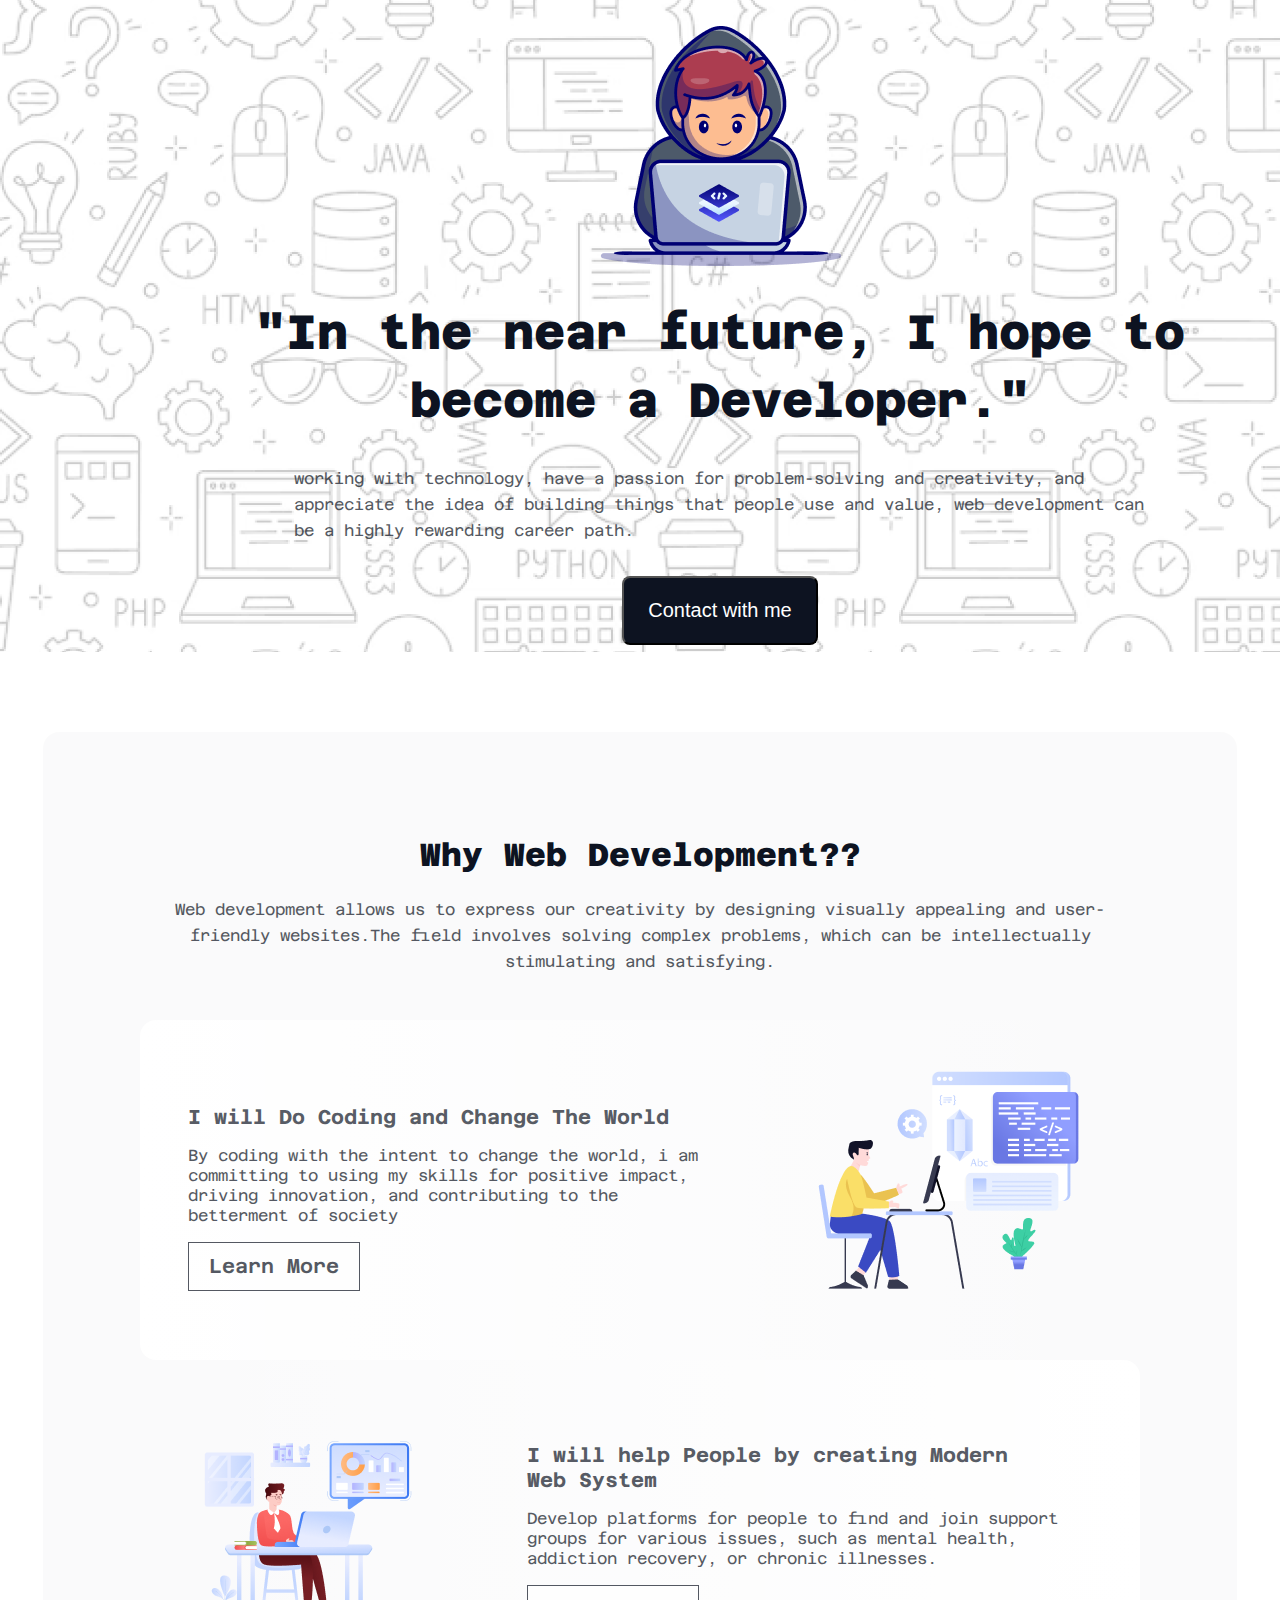
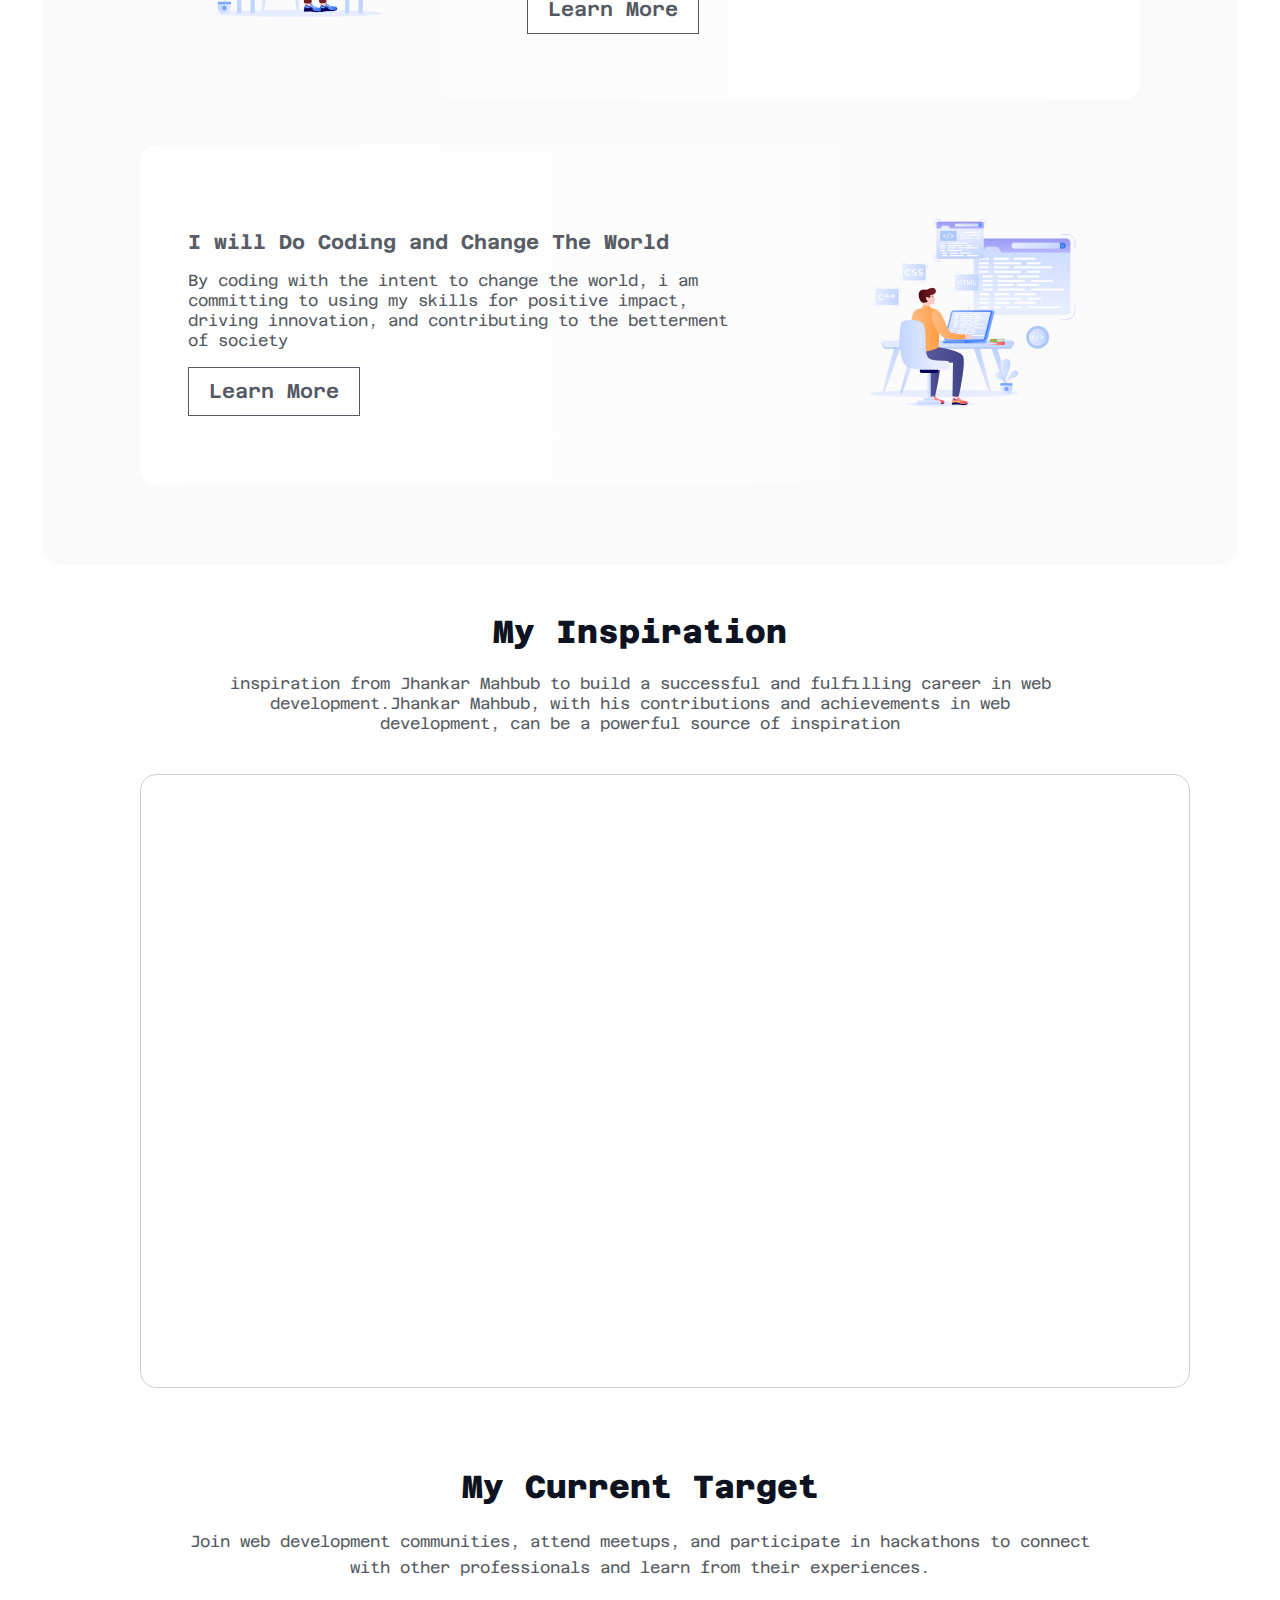
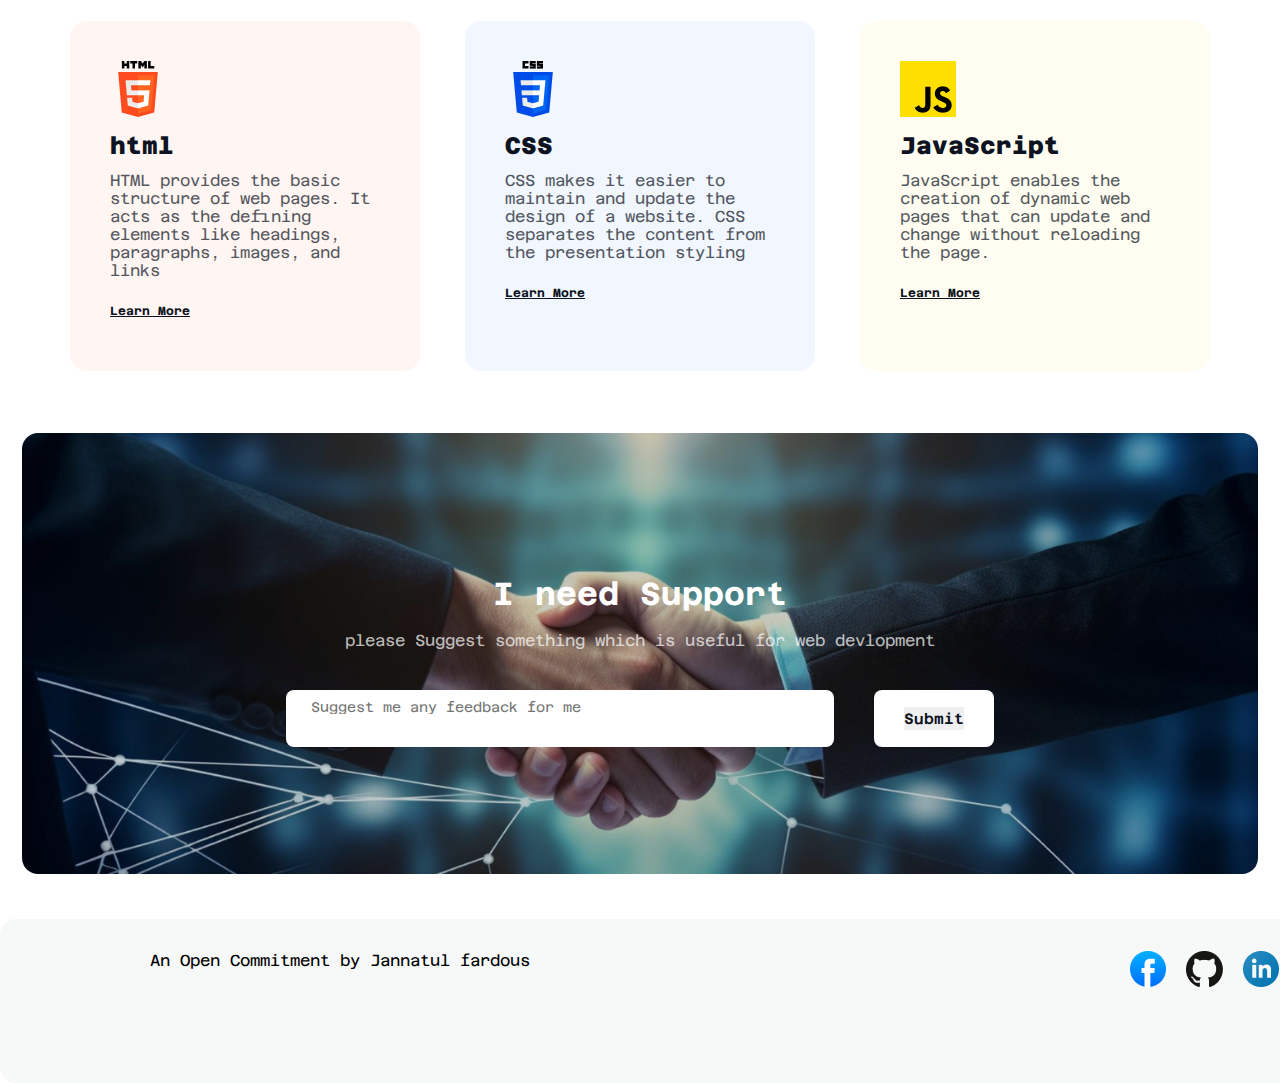
<file: index.html>
<!DOCTYPE html>
<html lang="en">
<head>
    <meta charset="UTF-8">
    <meta name="viewport" content="width=device-width, initial-scale=1.0">
    <title>web devloper</title>
    <link rel="stylesheet" href="styl/style.css">
</head>
<body>
    <header class="developer">
        <div class="developer-img">
            <img src="assets/Group.png">
        </div>
        <div class="developer-description">
            <h1 class="devloper-head">"In the near future, I hope to 
                become a Developer."</h1>
                <p class="devlop-paragraph"> working with technology, have a passion for problem-solving and creativity, and appreciate the idea of building things that people use and value, web development can be a highly rewarding career path.</p>
                <div class="div-btn">
                    <a href="another-page.html" target="_blank"><button class="btn">
                    Contact with me
                </button></div></a>
        </div>
    </header>
    <main>
        <section>
            <div class="why-devlopment">
                <div>
                    <h2 class="why-devlopment-head">Why Web Development??</h2>
                    <p class="why-devlopment-para">Web development allows us to express our creativity by designing visually appealing and user-friendly websites.The field involves solving complex problems, which can be intellectually stimulating and satisfying.</p>
                </div>
                <div class="coding">
                    <div>
                      <h4 class="coding-head">I will Do Coding and Change The World</h4>
                      <p class="coding-para">By coding with the intent to change the world, i am committing to using my skills for positive impact, driving innovation, and contributing to the betterment of society</p>
                      <button class="box">Learn More</button>
                    </div>
                    <div>
                        <img src="assets/Layer_1.png">
                    </div>
                </div>
                <div class="web-system">
                    <div>
                        <img src="assets/Group 3.png">
                    </div>
                    <div>
                      <h4 class="coding-head">I will help People by creating Modern <br> Web System</h4>  
                      <p class="coding-para"> Develop platforms for people to find and join support groups for various issues, such as mental health, addiction recovery, or chronic illnesses.</p>
                      <button class="box">Learn More</button>
                    </div>
                    
                </div>
                <div class="coding">
                    <div>
                      <h4 class="coding-head">I will Do Coding and Change The World</h4>
                      <p class="coding-para">By coding with the intent to change the world, i am committing to using my skills for positive impact, driving innovation, and contributing to the betterment of society</p>
                      <button class="box">Learn More</button>
                    </div>
                    <div>
                        <img src="assets/Group 4.png">
                    </div>
                </div>
            </div>
        </section>
        <section class="my-inspiration">
            <div class="my-inspiration-discription">
                <h2 class="inspiration-head">My Inspiration</h2>
                <p class="inspiration-para"> inspiration from Jhankar Mahbub to build a successful and fulfilling career in web development.Jhankar Mahbub, with his contributions and achievements in web development, can be a powerful source of inspiration
                </p>
            </div>
            <div class="inspiration-vedio">
                <iframe width="995" height="550" src="https://www.youtube.com/embed/i4laq6e_B6U?si=TbNoFmwxZlUCKKPL" title="YouTube video player" frameborder="0" allow="accelerometer; autoplay; clipboard-write; encrypted-media; gyroscope; picture-in-picture; web-share" referrerpolicy="strict-origin-when-cross-origin" allowfullscreen></iframe>
            </div>
        </section>
        <section>
            <div class="target-section">
                <div class="target-description">
                    <h2 class="target-head">My Current Target</h2>
                    <p class="target-para">Join web development communities, attend meetups, and participate in hackathons to connect with other professionals and learn from their experiences.</p>
                </div>
                <div class="target-container">
                    <div class="html-container">
                    
                        <img src="assets/html.png">
                    <h4 class="html-head">html</h4>
                    <p class="html-para" > HTML provides the basic structure of web pages. It acts as the  defining elements like headings, paragraphs, images, and links</p>
                    <a  class="html-learn"  "https://www.w3schools.com/html/">Learn More</a>
                
            </div>
                    <div class="css-container">
                        <img src="assets/css.png">
                    <h4 class="html-head">CSS</h4>
                    <p  class="html-para"> CSS makes it easier to maintain and update the design of a website. CSS separates the content from the presentation styling</p>
                    <a   class="html-learn" href="https://www.w3schools.com/css/">Learn More</a>
                </div>
                    <div class="java-container">
                        <img src="assets/js.png">
                    <h4 class="html-head">JavaScript</h4>
                    <p class="html-para">
                        JavaScript enables the creation of dynamic web pages that can update and change without reloading the page.
                    </p>
                    <a class="html-learn" href="https://www.w3schools.com/js/">Learn More</a>
                </div>
            </div>
            </div>
        </section>
       <section>
        <div class="support">
        <div >
            <h2 class="support-head">I need Support</h2>
            <p class="support-para">please Suggest something which is useful for web devlopment</p>
        </div>
        <div class="input">
        <div class="input-text" >
           <input  class="text"  type="text" placeholder="Suggest me any feedback for me ">
        </div>
        <div class="submit">
            <input class=" submit-btn"   type="submit">
        </div>
    </div>
    </div>
       </section>
        </main>
        <footer>
            <div class="footer">
                <div>An Open Commitment by Jannatul fardous</div>
                <div>
                    <nav>
                        <ul>
                            <li><a href="https://www.facebook.com/" target="_blank"><img src="assets/facebook.png"></a></li>
                            <li><a href="https://github.com/" target="_blank"><img src="assets/github.png"></a></li>
                            <li><a href="https://bd.linkedin.com/" target="_blank"><img src="assets/linkedin-icon 1.png"></a></li>
                        </ul>
                    </nav>
                </div>
            </div>
        </footer>

        
   
</body>
</html>
</file>
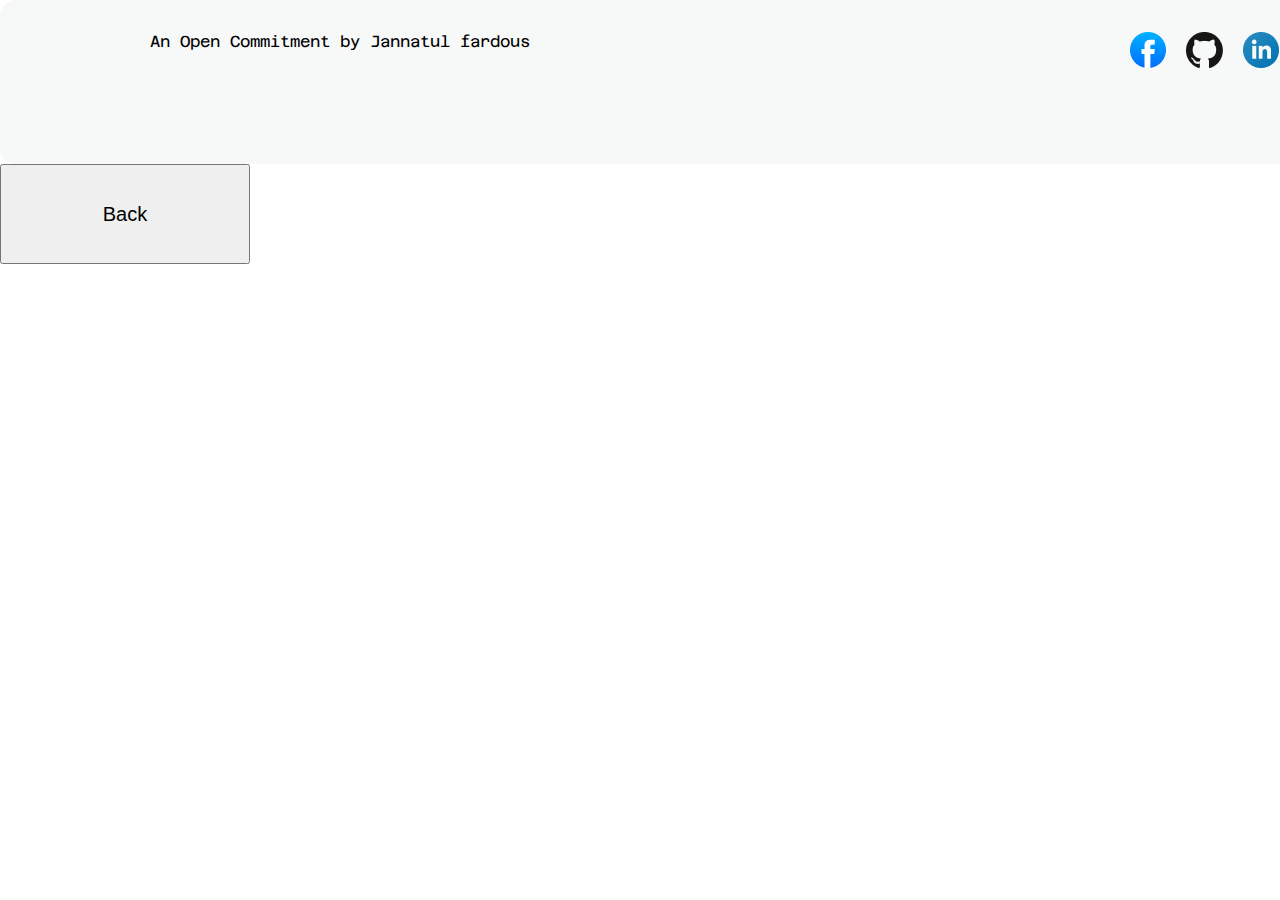
<file: another-page.html>
<!DOCTYPE html>
<html lang="en">
<head>
    <meta charset="UTF-8">
    <meta name="viewport" content="width=device-width, initial-scale=1.0">
    <title>About</title>
    <link rel="stylesheet" href="styl/style.css">
</head>
<body>
    <footer>
        <div class="footer">
            <div>An Open Commitment by Jannatul fardous</div>
            <div>
                <nav>
                    <ul>
                        <li><a href="https://www.facebook.com/" target="_blank"><img src="assets/facebook.png"></a></li>
                        <li><a href="https://github.com/" target="_blank"><img src="assets/github.png"></a></li>
                        <li><a href="https://bd.linkedin.com/" target="_blank"><img src="assets/linkedin-icon 1.png"></a></li>
                    </ul>
                </nav>
            </div>
        </div>
      <div >  <a href="index.html"><button class="back">Back</button></a></div>
    </footer>
</body>
</html>
</file>
<file: styl/style.css>
@import url('https://fonts.googleapis.com/css2?family=Azeret+Mono:ital,wght@0,100..900;1,100..900&display=swap');
body{
    font-family: "Azeret Mono", monospace; 
}
*{
    margin: 0;
    padding: 0;
}
/*header part */
.developer{
    background-image: url("../assets/Hero-bg.png");
    background-position: center;
    background-repeat: no-repeat;
    background-size: cover;
    display: flex;
    flex-direction: column;
    justify-content: center;
    align-items: center;
    width: 1440px;
height: 652px;
margin: 0 auto;
}
.developer-img{
    width: 240.28px;
height: 240px;
margin-bottom: 32px;
padding-top: 50px;
}
.developer-description {
   display: flex;
   flex-direction: column;
   text-align: center;
   justify-content: center;
   font-family: Azeret Mono;
}
.devloper-head{
    color: rgb(13, 19, 33);
font-size: 48px;
font-weight: 800;
line-height: 68px;
text-align: center;
padding-right: 221px;
padding-left: 221px;
margin-bottom: 32px;
}
.devlop-paragraph{
    color: rgb(13, 19, 33);
font-size: 16px;
font-weight: 400;
line-height: 26px;
text-align: left;
opacity: 0.7;
padding: 0  294px 0 294px; 
}
.div-btn{
    margin: 32px 0px;
}
.btn{
    border-radius: 8px;
    background: rgb(13, 19, 33); 
    color: white;
    font-size: 20px;
    padding: 21px 24px 21px 24px;
}

/*main (1st section)*/

.why-devlopment{
    width: 1000px;
    height:1393 ;
    margin:  0 auto;
   
    text-align: center;
    padding: 80px 97px 80px 97px;
    border-radius: 16px;
    background: rgba(13, 19, 33, 0.02);
    margin-top: 80px;
    margin-bottom: 48px;
}
.coding{
    display: flex;
    justify-content: center;
    align-items: center;
    gap: 99px;
    text-align: left;
    padding: 48px;
    border-radius: 16px;
    margin-top: 45px;

background: linear-gradient(90.00deg, rgb(255, 255, 255),rgba(255, 255, 255, 0) 100%);
}
.web-system{
    display: flex;
    justify-content: center;
    align-items: center;
    gap: 99px;
    text-align: left;
    padding: 48px;
    border-radius: 16px; 

background: linear-gradient(270.00deg, rgb(255, 255, 255),rgba(255, 255, 255, 0) 100%);
}
.why-devlopment-head{
    color: rgb(13, 19, 33);
    font-family: Azeret Mono;
    font-size: 32px;
    font-weight: 800;
    line-height: 37px;
    margin: 24px 0px;
}
.why-devlopment-para{
    color: rgb(13, 19, 33);
font-family: Azeret Mono;
font-size: 16px;
font-weight: 400;
line-height: 26px;
text-align: center;
opacity: 0.7;

}
.coding-head{
    color: rgba(13, 19, 33, 0.7);
font-family: Azeret Mono;
font-size: 20px;
font-weight: 700;
line-height: 25px;
margin: 16px 0px;
}
.coding-para{
    opacity: 0.7;
    color: rgb(13, 19, 33);
    font-family: Azeret Mono;
    font-size: 16px;
    font-weight: 400;
    line-height: 20px;
    margin: 16px 0px;
}
.box{
    box-sizing: border-box;
border: 1px solid rgb(13, 19, 33);
opacity: 0.7;
color: rgb(13, 19, 33);
font-family: Azeret Mono;
font-size: 20px;
font-weight: 600;
line-height: 23px;
text-align: center;
padding: 12px 20px 12px 20px;
background: rgb(255, 255, 255);
}

/*main(2nd section)*/

.my-inspiration{
    width: 1000px;
    height:1393 ;
    margin:  0 auto;
    padding: 0px 97px 80px 97px;
    text-align: center;
}
.my-inspiration-discription{
   
    width: 852px;
    height: 113px;
    margin: 0 auto;
    padding-bottom: 48px;
   }
   .inspiration-head{
    color: rgb(13, 19, 33);
font-family: Azeret Mono;
font-size: 32px;
font-weight: 800;
line-height: 37px;
margin: 24px 0px;
   }
   .inspiration-para{
    color: rgb(13, 19, 33);
font-family: Azeret Mono;
font-size: 16px;
font-weight: 400;
line-height: 20px;
opacity: 0.7;

   }

   .inspiration-vedio{
    box-sizing: border-box;
border: 1px solid rgba(13, 19, 33, 0.2);
border-radius: 16px;
width: 1050px;
height: 614px;
padding: 30px;
margin-bottom: 100px;
margin :0 auto;

   }
   /*main(3rd section)*/
.target-container{
    display: flex;
    gap: 45px;
    height: 350px;
    text-align: left;
  


}
.target-section{
    width: 1140px;
height: 460px;
text-align: center;
margin: 0 auto;
padding-bottom: 60px;



}
.target-description{
display: flex;
flex-direction: column;
justify-content: center;
align-items: center;
padding: 0px 97px;
margin-bottom: 40px;


}
.html-container{
    width: 364px;
height: 270px;
padding: 40px;
border-radius: 16px;

background: rgba(255, 76, 30, 0.05);
margin-bottom: 40px;

}
.html-head{
    color: rgb(13, 19, 33);
font-family: Azeret Mono;
font-size: 24px;
font-weight: 800;
line-height: 35px;
letter-spacing: 0%;
text-align: left;
margin: 8px 0px;
}
.html-para{
    color: rgb(13, 19, 33);
font-family: Azeret Mono;
font-size: 16px;
font-weight: 400;
line-height: 18px;
 left;opacity: 0.7;
 margin-bottom: 20px;

}
.html-learn{
    color: rgb(13, 19, 33);
font-family: Azeret Mono;
font-size: 12px;
font-weight: 700;
line-height: 15px;
text-decoration-line: underline;

}
.css-container{
    width: 364px;
    height: 270px;
    padding: 40px;
    border-radius: 16px;

background: rgba(0, 76, 232, 0.05);}
.java-container{
    width: 364px;
    height: 270px;
    padding: 40px;
    border-radius: 16px;
    margin-bottom: 40px;

background: rgba(255, 223, 0, 0.05);

}
.target-head{
    color: rgb(13, 19, 33);
font-family: Azeret Mono;
font-size: 32px;
font-weight: 800;
line-height: 37px;
letter-spacing: 0%;
text-align: center;
margin-bottom: 24px;
}
.target-para{
    color: rgb(13, 19, 33);
    font-family: Azeret Mono;
    font-size: 16px;
    font-weight: 400;
    line-height: 26px;
    letter-spacing: 0%;
    text-align: center;
    opacity: 0.7;


}
/*main(4 th section)*/
.support{
    width: 1140px;
height: 313px;
display: flex;
flex-direction: column;
align-items: center;
justify-content: center;
border-radius: 16px;
background-image: linear-gradient( rgba(0, 0, 0, 0.2),rgba(0, 0, 0, 0.2),rgba(0, 0, 0, 0.2)), url("../assets/handshake.jpg");
background-position: center;
background-size: cover;
background-repeat: no-repeat;
margin: 45px auto;
border-radius: 16px;

padding: 64px 48px;


}
.support-head{
    color: rgb(255, 255, 255);
font-family: Azeret Mono;
font-size: 32px;
font-weight: 700;
line-height: 36px;
letter-spacing: 0%;
text-align: center;
margin: 16px 0px;
}
.support-para{
    color: rgb(255, 255, 255);
font-family: Azeret Mono;
font-size: 16px;
font-weight: 400;
line-height: 26px;
text-align: center;
opacity: 0.7;
margin: 16px 0px;

}
.input{
    display: flex;
    gap: 40px;
    margin-top: 20px;

}
.input-text{
    width: 548px;
height: 57px;

    box-sizing: border-box;

border-radius: 8px;
background: rgb(255, 255, 255);

}
.text{
    width: 313px;
    height: 14px;
 margin: 10px 20px 10px 8px;
    color: rgba(13, 19, 33, 0.4);
font-family: Azeret Mono;
font-size: 14px;
font-weight: 400;
line-height: 19px;
letter-spacing: 0%;
text-align: center;
border: none;
}
.submit{
    width: 120px;
height: 57px;
border-radius: 8px;

background: rgb(255, 255, 255);
justify-content: center;
align-items: center;
text-align: center;
display: flex;

}
.submit-btn{
    color: rgb(13, 19, 33);
font-family: Azeret Mono;
font-size: 15px;
font-weight: 600;
line-height: 23px;
border: none;
}
/*footer*/
.footer{
    display: flex;
    width: 1440px;
height: 100px;
padding: 32px 150px 32px 150px;
gap: 600px;
border-radius: 16px;

background: rgba(13, 19, 33, 0.03);
}
nav>ul{
    display: flex;
    gap: 20px;
}
nav>ul>li{
    list-style: none;
}
.back{
    height: 100px;
    width: 250px;
    font-size: 20px;
}
</file>
